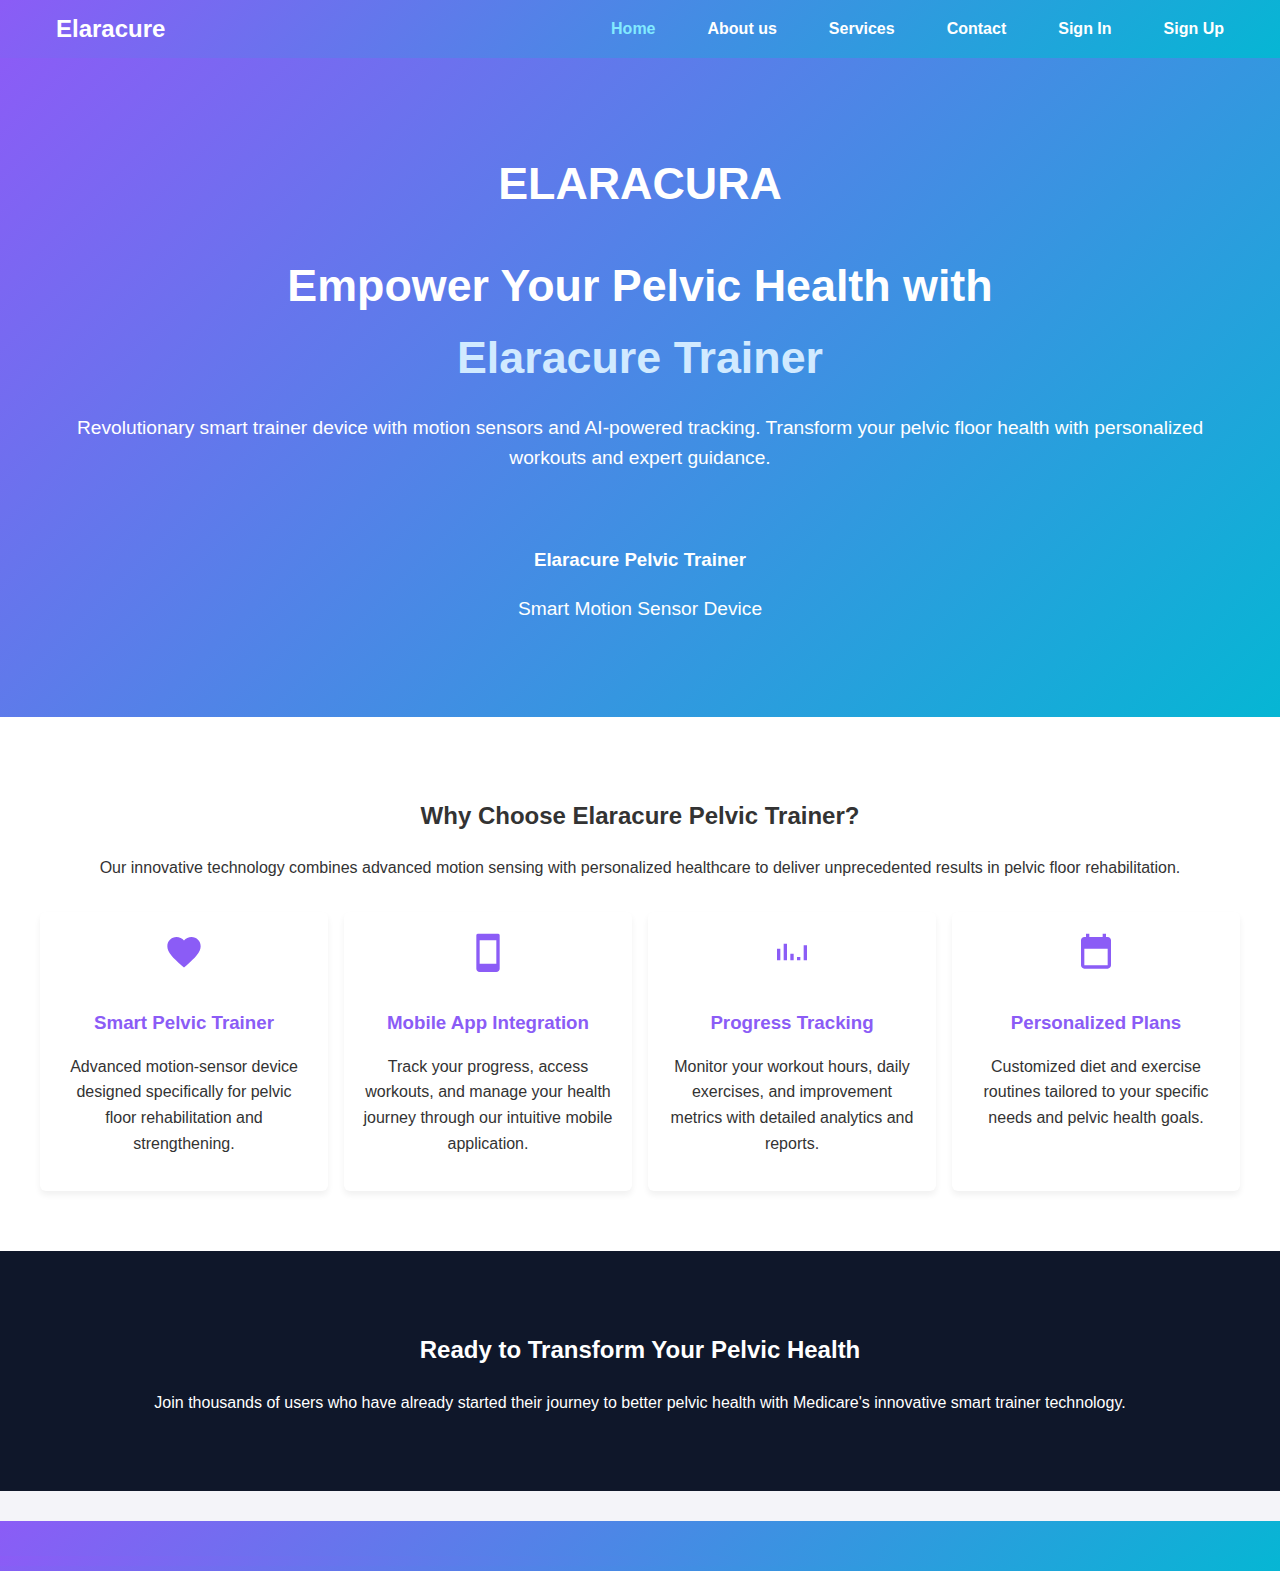
<file: index.html>
<!DOCTYPE html>
<html lang="en">
<head>
  <meta charset="UTF-8" />
  <meta name="viewport" content="width=device-width, initial-scale=1.0" />
  <link rel="stylesheet" href="style.css" />
  <title>Elaracure </title>
  <style>
    /* Simple fallback styling for SVG icons */
    svg {
      width: 40px;
      height: 40px;
      fill:#8b5cf6;
      margin-bottom: 10px;
    }
  </style>
</head>
<body>
  <!-- Header Section -->
  <header class="header">
    <div class="container">
      <nav class="navbar">
        <a href="index.html" class="logo">Elaracure </a>
        <ul class="nav-links">
          <li><a href="index.html" class="active">Home</a></li>
          <li><a href="about.html">About us</a></li>
          <li><a href="services.html">Services</a></li>
          <li><a href="contact.html">Contact</a></li>
          <li><a href="signin.html">Sign In</a></li>
          <li><a href="signup.html">Sign Up</a></li>
        </ul>
      </nav>
    </div>
  </header>

  <!-- Hero Section -->
  <section class="hero-gradient">
    <div class="container">
      <div class="grid">
        <div class="hero-content">
          <h1>ELARACURA</h1>
          <h1>
            Empower Your Pelvic Health with 
            <span>Elaracure Trainer</span>
          </h1>
          <p>
            Revolutionary smart trainer device with motion sensors and AI-powered tracking. 
            Transform your pelvic floor health with personalized workouts and expert guidance.
          </p>
        </div>
        <div class="hero-image">
          <div class="image-box">
            <!-- Icon -->
            <div class>
                <path d="M12 21.35l-1.45-1.32C5.4 15.36 2 12.28 2 8.5
                         2 5.42 4.42 3 7.5 3c1.74 0 3.41 0.81 4.5 2.09
                         C13.09 3.81 14.76 3 16.5 3 19.58 3 22 5.42
                         22 8.5c0 3.78-3.4 6.86-8.55 11.54L12 21.35z"/>
              </svg>
            </div>
            <h3>Elaracure Pelvic Trainer</h3>
            <p>Smart Motion Sensor Device</p>
          </div>
        </div>
      </div>
    </div>
  </section>

  <!-- Features Section -->
  <section class="features-section">
    <div class="container">
      <h2>Why Choose Elaracure Pelvic Trainer?</h2>
      <p>
        Our innovative technology combines advanced motion sensing with personalized healthcare 
        to deliver unprecedented results in pelvic floor rehabilitation.
      </p>
      <div class="features-grid">
        <!-- Feature 1 -->
        <div class="feature-card">
          <svg viewBox="0 0 24 24">
            <path d="M12 21.35l-1.45-1.32C5.4 15.36 2 12.28 2 8.5
                     2 5.42 4.42 3 7.5 3c1.74 0 3.41 0.81 4.5 2.09
                     C13.09 3.81 14.76 3 16.5 3 19.58 3 22 5.42
                     22 8.5c0 3.78-3.4 6.86-8.55 11.54L12 21.35z"/>
          </svg>
          <h3>Smart Pelvic Trainer</h3>
          <p>
            Advanced motion-sensor device designed specifically for pelvic floor rehabilitation and strengthening.
          </p>
        </div>

        <!-- Feature 2 -->
        <div class="feature-card">
          <svg viewBox="0 0 24 24">
            <path d="M17 1H7C5.9 1 5 .9 5 2v20c0 1.1.9 2 2 2h10c1.1 0 
                     2-.9 2-2V2c0-1.1-.9-1-2-1zm0 18H7V5h10v14z"/>
          </svg>
          <h3>Mobile App Integration</h3>
          <p>
            Track your progress, access workouts, and manage your health journey through our intuitive mobile application.
          </p>
        </div>

        <!-- Feature 3 -->
        <div class="feature-card">
          <svg viewBox="0 0 24 24">
            <path d="M3 17h2v-7H3v7zm4 0h2V7H7v10zm4 0h2v-4h-2v4zm4 0h2v-2h-2v2zm4 0h2v-9h-2v9z"/>
          </svg>
          <h3>Progress Tracking</h3>
          <p>
            Monitor your workout hours, daily exercises, and improvement metrics with detailed analytics and reports.
          </p>
        </div>

        <!-- Feature 4 -->
        <div class="feature-card">
          <svg viewBox="0 0 24 24">
            <path d="M19 3h-1V1h-2v2H8V1H6v2H5c-1.1 0-2 .9-2 2v15c0 1.1.9 
                     2 2 2h14c1.1 0 2-.9 2-2V5c0-1.1-.9-2-2-2zm0 
                     17H5V10h14v10z"/>
          </svg>
          <h3>Personalized Plans</h3>
          <p>
            Customized diet and exercise routines tailored to your specific needs and pelvic health goals.
          </p>
        </div>
      </div>
    </div>
  </section>

  <!-- CTA Section -->
  <section class="cta-section">
    <div class="container">
      <h2>Ready to Transform Your Pelvic Health</h2>
      <p>
        Join thousands of users who have already started their journey to better pelvic health 
        with Medicare's innovative smart trainer technology.
      </p>
    </div>
  </section>
   <!-- Footer Section -->
   <section class="footer-gradient">
  <footer class="footer-gradient">
   
  </footer>
  </section>
</body>
</html>
</file>
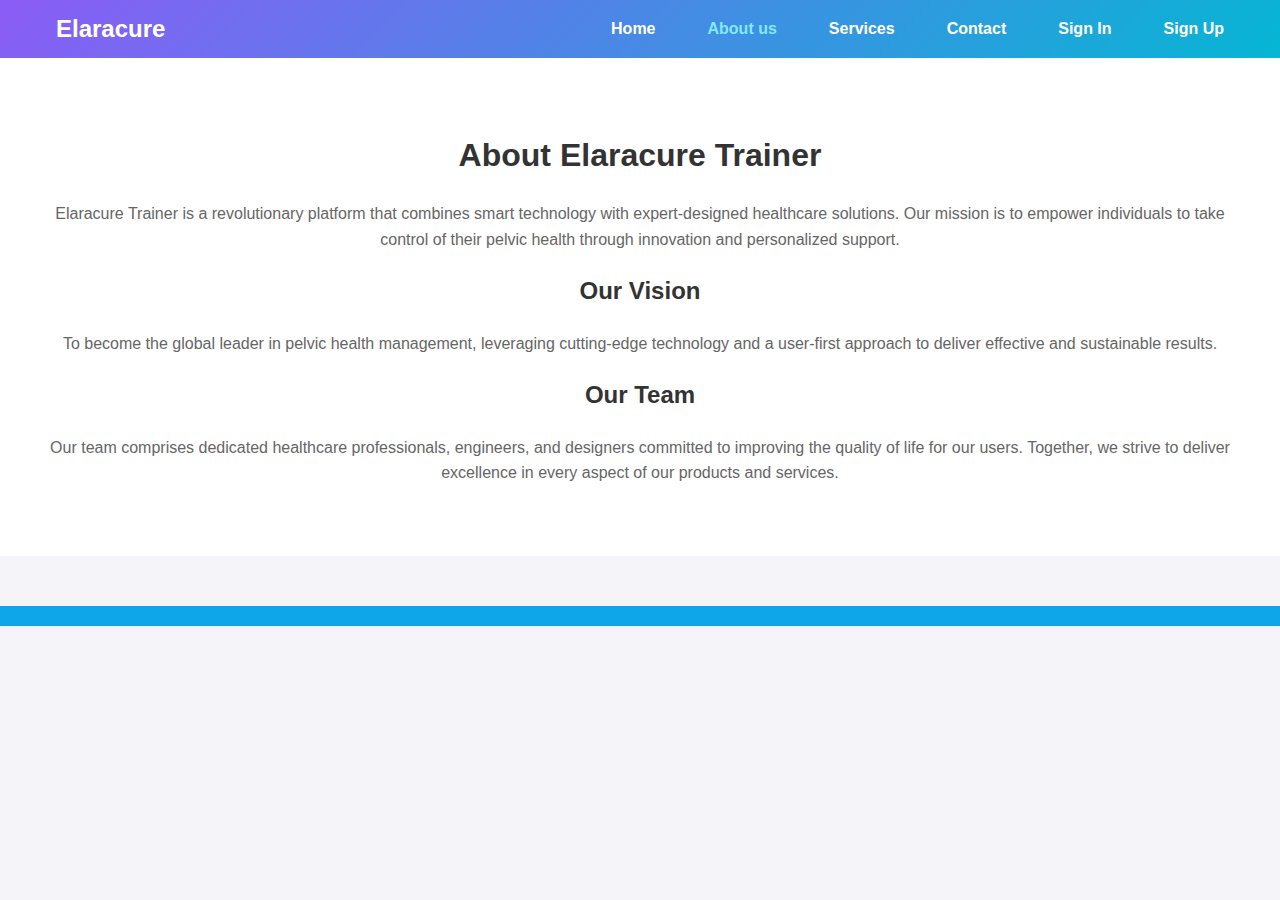
<file: about.html>
<!DOCTYPE html>
<html lang="en">
<head>
  <meta charset="UTF-8">
  <meta name="viewport" content="width=device-width, initial-scale=1.0">
  <link rel="stylesheet" href="style.css">
  <title>About - Medicare Trainer</title>
</head>
<body>
  <!-- Header Section -->
  <header class="header">
    <div class="container">
      <nav class="navbar">
        <a href="index.html" class="logo">Elaracure </a>
        <ul class="nav-links">
          <li><a href="index.html" >Home</a></li>
          <li><a href="about.html" class="active"> About us</a></li>
          <li><a href="services.html">Services</a></li>
          <li><a href="contact.html">Contact</a></li>
          <li><a href="signin.html">Sign In</a></li>
          <li><a href="signup.html" >Sign Up</a></li>
        </ul>
      </nav>
    </div>
  </header>

  <!-- About Section -->
  <section class="about-section">
    <div class="container">
      <h1>About Elaracure Trainer</h1>
      <p>
        Elaracure Trainer is a revolutionary platform that combines smart technology with expert-designed
        healthcare solutions. Our mission is to empower individuals to take control of their pelvic health
        through innovation and personalized support.
      </p>
      <h2>Our Vision</h2>
      <p>
        To become the global leader in pelvic health management, leveraging cutting-edge technology and 
        a user-first approach to deliver effective and sustainable results.
      </p>
      <h2>Our Team</h2>
      <p>
        Our team comprises dedicated healthcare professionals, engineers, and designers committed to 
        improving the quality of life for our users. Together, we strive to deliver excellence in every
        aspect of our products and services.
      </p>
    </div>
  </section>

  <!-- Footer Section -->
  <footer class="footer">
  </footer>
</body>
</html>
</file>
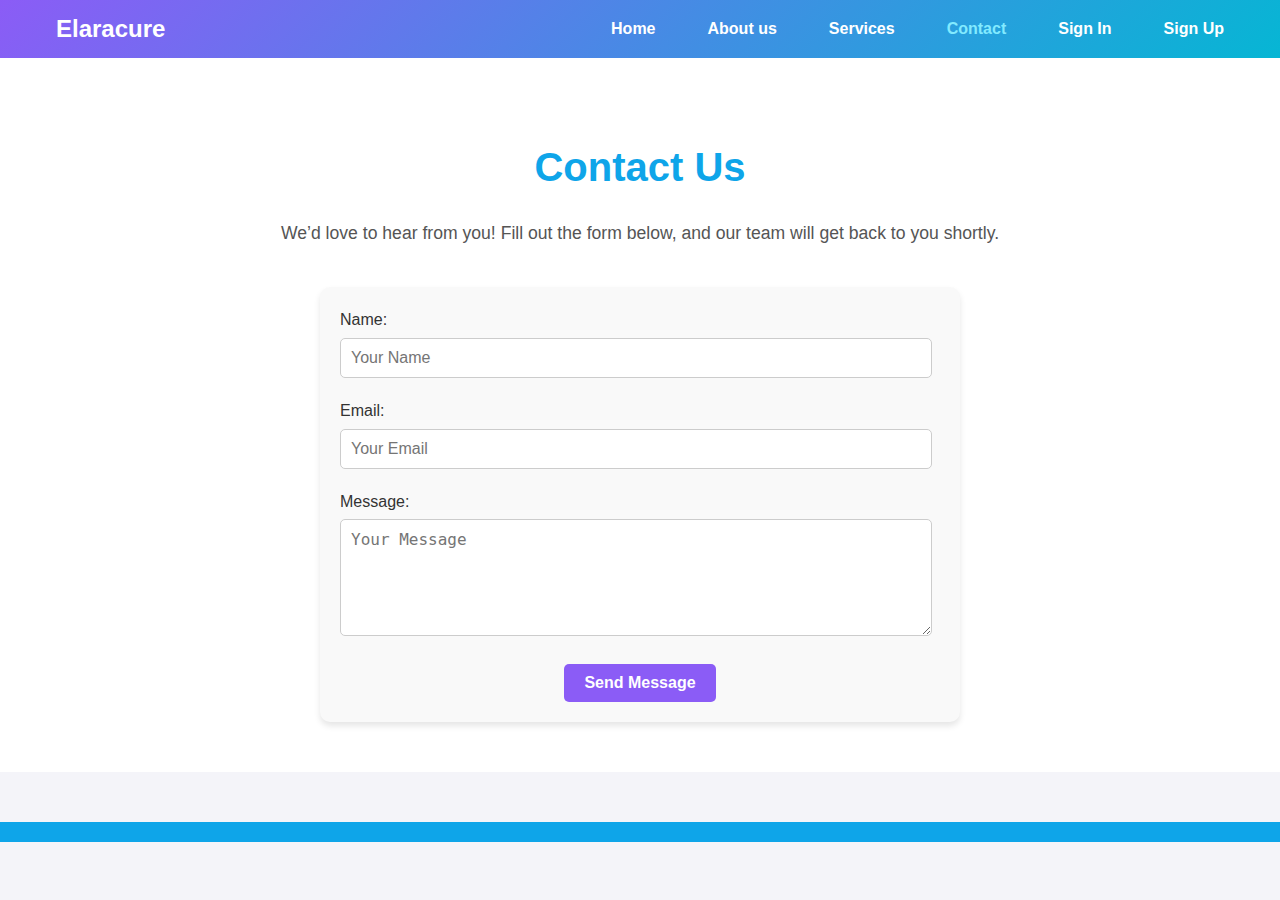
<file: contact.html>
<!DOCTYPE html>
<html lang="en">
<head>
  <meta charset="UTF-8">
  <meta name="viewport" content="width=device-width, initial-scale=1.0">
  <link rel="stylesheet" href="style.css">
  <title>Contact - Elaracure Trainer</title>
</head>
<body>
   <!-- Header Section -->
  <header class="header">
    <div class="container">
      <nav class="navbar">
        <a href="index.html" class="logo">Elaracure </a>
        <ul class="nav-links">
          <li><a href="index.html" >Home</a></li>
          <li><a href="about.html">About us</a></li>
          <li><a href="services.html" >Services</a></li>
          <li><a href="contact.html" class="active">Contact</a></li>
          <li><a href="signin.html">Sign In</a></li>
          <li><a href="signup.html">Sign Up</a></li>
        </ul>
      </nav>
    </div>
  </header>

  <!-- Contact Section -->
  <section class="contact-section">
    <div class="container">
      <h1>Contact Us</h1>
      <p>We’d love to hear from you! Fill out the form below, and our team will get back to you shortly.</p>
      <form class="contact-form">
        <div class="form-group">
          <label for="name">Name:</label>
          <input type="text" id="name" name="name" placeholder="Your Name" required>
        </div>
        <div class="form-group">
          <label for="email">Email:</label>
          <input type="email" id="email" name="email" placeholder="Your Email" required>
        </div>
        <div class="form-group">
          <label for="message">Message:</label>
          <textarea id="message" name="message" rows="5" placeholder="Your Message" required></textarea>
        </div>
        <button type="submit" class="btn primary">Send Message</button>
      </form>
    </div>
  </section>

  <!-- Footer Section -->
  <footer class="footer">
  </footer>
</body>
</html>
</file>
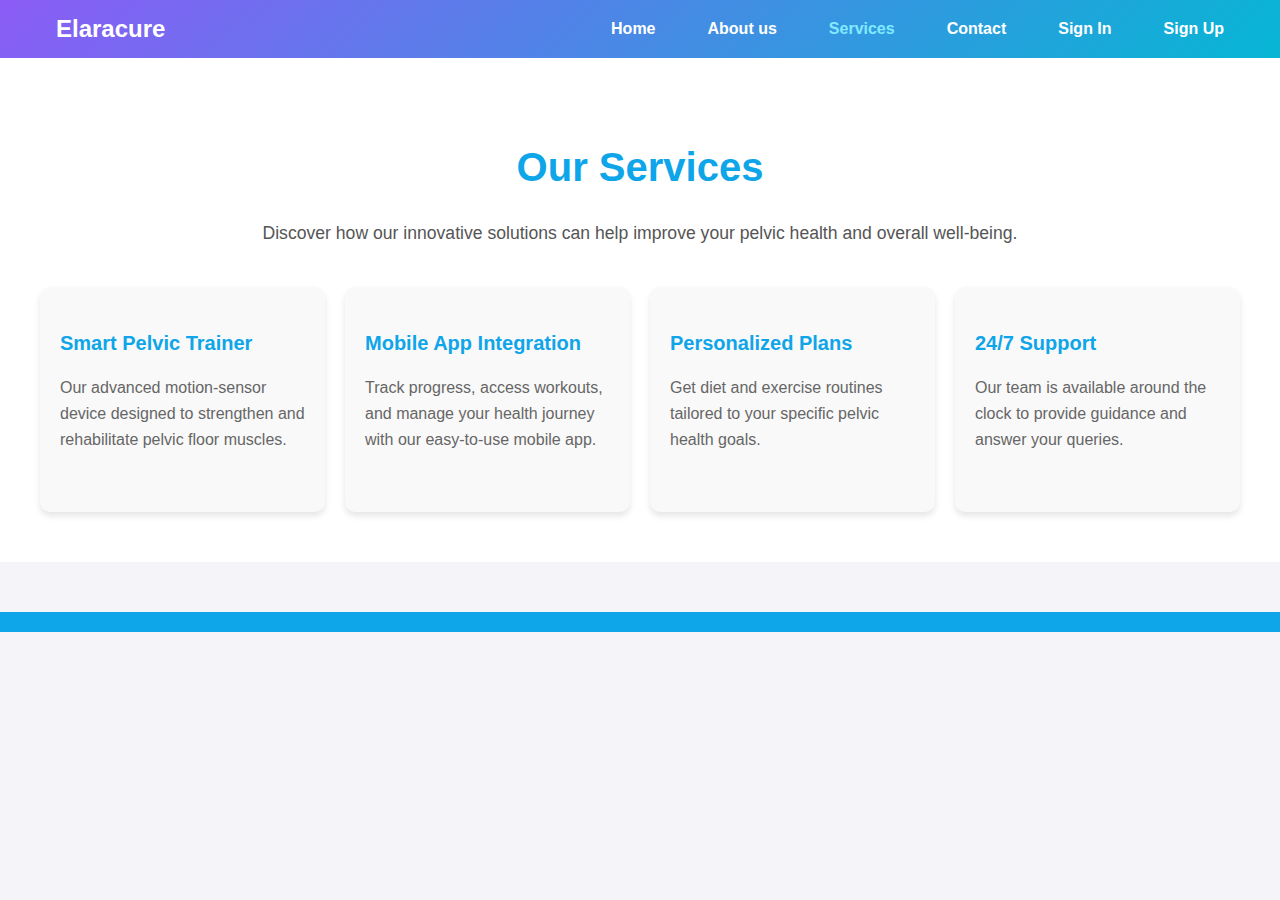
<file: services.html>
<!DOCTYPE html>
<html lang="en">
<head>
  <meta charset="UTF-8">
  <meta name="viewport" content="width=device-width, initial-scale=1.0">
  <link rel="stylesheet" href="style.css">
  <title>Services - Elaracure</title>
</head>
<body>
      <!-- Header Section -->
  <header class="header">
    <div class="container">
      <nav class="navbar">
        <a href="index.html" class="logo">Elaracure</a>
        <ul class="nav-links">
          <li><a href="index.html" >Home</a></li>
          <li><a href="about.html">About us</a></li>
          <li><a href="services.html" class="active">Services</a></li>
          <li><a href="contact.html">Contact</a></li>
          <li><a href="signin.html">Sign In</a></li>
          <li><a href="signup.html">Sign Up</a></li>
        </ul>
      </nav>
    </div>
  </header>

  <!-- Services Section -->
  <section class="services-section">
    <div class="container">
      <h1>Our Services</h1>
      <p>Discover how our innovative solutions can help improve your pelvic health and overall well-being.</p>
      <div class="services-list">
        <div class="service">
          <h3>Smart Pelvic Trainer</h3>
          <p>Our advanced motion-sensor device designed to strengthen and rehabilitate pelvic floor muscles.</p>
        </div>
        <div class="service">
          <h3>Mobile App Integration</h3>
          <p>Track progress, access workouts, and manage your health journey with our easy-to-use mobile app.</p>
        </div>
        <div class="service">
          <h3>Personalized Plans</h3>
          <p>Get diet and exercise routines tailored to your specific pelvic health goals.</p>
        </div>
        <div class="service">
          <h3>24/7 Support</h3>
          <p>Our team is available around the clock to provide guidance and answer your queries.</p>
        </div>
      </div>
    </div>
  </section>

  <!-- Footer Section -->
  <footer class="footer">
    <div class="container">
     
    </div>
  </footer>
</body>
</html>
</file>
<file: style.css>
/* === Color Variables Based on Healthcare Design System === */
:root {
  --primary: #8b5cf6;         /* vibrant purple */
  --secondary: #06b6d4;       /* teal/cyan */
  --background: #ffffff;      /* white */
  --foreground: #0f172a;      /* dark blue-gray */
  --muted: #f3e8ff;           /* soft purple-gray */
  --card: #ffffff;
  --border: #e2e8f0;          /* light gray */

  --medical-gradient: linear-gradient(135deg, #e0e7ff 0%, #f3e8ff 50%, #e6fffa 100%);
  --hero-gradient: linear-gradient(135deg, #8b5cf6 0%, #06b6d4 100%);
  --footer-gradient:linear-gradient(135deg, #8b5cf6 0%, #06b6d4 100%);
}

/* === Base & Global Styles === */
body {
  margin: 0;
  font-family: "Segoe UI", Arial, sans-serif;
  background-color: var(--background);
  color: var(--foreground);
  line-height: 1.6;
}

.container {
  max-width: 1200px;
  margin: 0 auto;
  padding: 0 1rem;
}

.grid {
  display: grid;
  gap: 20px;
}

/* === Header & Navigation === */
header {
  background: var(--hero-gradient);
  color: white;
  padding: 2rem;
  text-align: center;
}

nav a {
  margin: 0 1rem;
  color: white;
  font-weight: bold;
  text-decoration: none;
}

nav a:hover {
  text-decoration: underline;
}

/* === Hero Section === */
.hero-gradient {
  background: var(--hero-gradient);
  color: white;
  padding: 60px 20px;
  text-align: center;
}

.hero-gradient h1 {
  font-size: 2.8rem;
  margin-bottom: 1rem;
}

.hero-gradient span {
  display: block;
  color: #d1eaff;
}

.hero-gradient p {
  font-size: 1.2rem;
  margin-bottom: 2rem;
}

.button-group {
  display: flex;
  gap: 1rem;
  justify-content: center;
  flex-wrap: wrap;
}

/* === Buttons === */
.btn {
  padding: 0.75rem 1.5rem;
  font-size: 1rem;
  border: none;
  border-radius: 8px;
  cursor: pointer;
  transition: 0.3s ease;
  font-weight: bold;
}

.btn.primary {
  background-color: var(--primary);
  color: white;
}

.btn.primary:hover {
  background-color: #7c3aed; /* deeper purple */
}

.btn.secondary {
  background-color: transparent;
  color: white;
  border: 2px solid white;
}

.btn.secondary:hover {
  background-color: white;
  color: var(--primary);
}

/* === Section Styling === */
.features-section,
.testimonials-section,
.cta-section {
  padding: 60px 20px;
  text-align: center;
}

.features-section {
  background-color: var(--background);
}

.testimonials-section {
  background-color: var(--muted);
}

.cta-section {
  background-color: var(--foreground);
  color: white;
}

/* === Cards / Feature Boxes === */
.features-grid,
.testimonials-grid {
  display: grid;
  grid-template-columns: repeat(auto-fit, minmax(220px, 1fr));
  gap: 16px;
  margin-top: 2rem;
}

.feature-card,
.testimonial-card {
  background: var(--card);
  padding: 1.2rem;
  border-radius: 6px;
  box-shadow: 0 4px 6px rgba(0, 0, 0, 0.06);
  transition: 0.3s ease;
}

.feature-card:hover {
  transform: translateY(-6px);
  box-shadow: 0 12px 25px rgba(0, 0, 0, 0.1);
}

.feature-card h3 {
  color: var(--primary);
  margin-bottom: 0.5rem;
}

.testimonial-card p {
  color: #555;
  font-style: italic;
  margin-bottom: 1rem;
}

/* === CTA Section === */
.cta-section .btn.primary {
  background-color: var(--secondary);
}

.cta-section .btn.primary:hover {
  background-color: #0e9cba;
}

.cta-section .btn.secondary {
  background-color: transparent;
  color: white;
  border: 2px solid white;
}

.cta-section .btn.secondary:hover {
  background-color: white;
  color: #0f172a;
}

/* === Responsive === */
@media (max-width: 768px) {
  .button-group {
    flex-direction: column;
  }

  nav a {
    display: inline-block;
    margin: 0.5rem;
  }
}
/* Header Styles */
.header {
  background-color: #333;
  padding: 10px 20px;
  color: white;
}

.navbar {
  display: flex;
  justify-content: space-between;
  align-items: center;
}

.nav-links {
  list-style: none;
  display: flex;
  gap: 15px;
  margin: 0;
  padding: 0;
}

.nav-links a {
  text-decoration: none;
  color: white;
  transition: color 0.3s ease-in-out;
}

.nav-links a:hover {
  color: #0ea5e9;
}

/* About Section */
.about-section {
  padding: 50px 20px;
  background-color: white;
  text-align: center;
}

.about-section h1, .about-section h2 {
  color: #333;
  margin-bottom: 20px;
}

.about-section p {
  color: #666;
  font-size: 1rem;
  margin-bottom: 20px;
}
/* General Page Styles for contact*/
body {
  font-family: Arial, sans-serif;
  margin: 0;
  padding: 0;
  background-color: #f4f4f9;
  color: #333;
}

/* Header Section */
.header {
  background-color: #0ea5e9;
  padding: 10px 20px;
}

.navbar {
  display: flex;
  justify-content: space-between;
  align-items: center;
}

.logo {
  color: white;
  text-decoration: none;
  font-size: 1.5rem;
  font-weight: bold;
}

.nav-links {
  list-style: none;
  display: flex;
  gap: 20px;
  margin: 0;
  padding: 0;
}

.nav-links a {
  text-decoration: none;
  color: white;
  font-size: 1rem;
  transition: color 0.3s;
}

.nav-links a:hover {
  color: #82eaff;
}

/* Contact Section */
.contact-section {
  padding: 50px 20px;
  text-align: center;
  background-color: #ffffff;
}

.contact-section h1 {
  font-size: 2.5rem;
  color: #0ea5e9;
  margin-bottom: 20px;
}

.contact-section p {
  color: #555;
  font-size: 1.1rem;
  margin-bottom: 40px;
}

.contact-form {
  max-width: 600px;
  margin: 0 auto;
  background-color: #f9f9f9;
  padding: 20px;
  border-radius: 10px;
  box-shadow: 0 4px 6px rgba(0, 0, 0, 0.1);
}

.contact-form .form-group {
  margin-bottom: 20px;
  text-align: left;
}

.contact-form .form-group label {
  display: block;
  margin-bottom: 5px;
  color: #333;
}

.contact-form .form-group input,
.contact-form .form-group textarea {
  width: 95%;
  padding: 10px;
  border: 1px solid #ccc;
  border-radius: 5px;
  font-size: 1rem;
}

.contact-form .form-group input:focus,
.contact-form .form-group textarea:focus {
  border-color: #0ea5e9;
  outline: none;
}

.contact-form button {
  display: inline-block;
  padding: 10px 20px;
  font-size: 1rem;
  color: white;
  background-color: #0ea5e9;
  border: none;
  border-radius: 5px;
  cursor: pointer;
  transition: background-color 0.3s ease;
}

.contact-form button:hover {
  background-color: #007bb5;
}

/* Footer Section */
.footer {
  background-color: #0ea5e9;
  color: white;
  text-align: center;
  padding: 10px 0;
  margin-top: 50px;
  width: 80;
}
/* General Page Styles for sevices */
body {
  font-family: Arial, sans-serif;
  margin: 0;
  padding: 0;
  background-color: #f4f4f9;
  color: #333;
}

/* Header Section */
.header {
  background-color: #0ea5e9;
  padding: 10px 20px;
}

.navbar {
  display: flex;
  justify-content: space-between;
  align-items: center;
}

.logo {
  color: white;
  text-decoration: none;
  font-size: 1.5rem;
  font-weight: bold;
}

.nav-links {
  list-style: none;
  display: flex;
  gap: 20px;
  margin: 0;
  padding: 0;
}

.nav-links a {
  text-decoration: none;
  color: white;
  font-size: 1rem;
  transition: color 0.3s;
}

.nav-links a:hover,
.nav-links a.active {
  color: #82eaff;
}

/* Services Section */
.services-section {
  padding: 50px 20px;
  background-color: white;
  text-align: center;
}

.services-section h1 {
  font-size: 2.5rem;
  color: #0ea5e9;
  margin-bottom: 20px;
}

.services-section p {
  color: #555;
  font-size: 1.1rem;
  margin-bottom: 40px;
}

.services-list {
  display: grid;
  grid-template-columns: repeat(auto-fit, minmax(250px, 1fr));
  gap: 20px;
}

.service {
  background-color: #f9f9f9;
  border-radius: 10px;
  box-shadow: 0 4px 6px rgba(0, 0, 0, 0.1);
  padding: 20px;
  text-align: left;
}

.service h3 {
  color: #0ea5e9;
  margin-bottom: 10px;
  font-size: 1.25rem;
}

.service p {
  color: #666;
  font-size: 1rem;
}

/* Footer Section */
.footer-gradient {
  background: var(--footer-gradient);
  color: white;
  text-align: center;
  padding: 5px 0;
  margin-top: 30px;
  width:100%;
}
.footer {
  background-color: #0ea5e9;
  color: white;
  text-align: center;
  padding: 10px 0;
  margin-top: 50px;
}

/* General Page Styles auth */
body {
  font-family: Arial, sans-serif;
  margin: 0;
  padding: 0;
  background-color: #f4f4f9;
  color: #333;
}

/* Header Section */
.header {
  background-color: #0ea5e9;
  padding: 10px 20px;
}

.navbar {
  display: flex;
  justify-content: space-between;
  align-items: center;
}

.logo {
  color: white;
  text-decoration: none;
  font-size: 1.5rem;
  font-weight: bold;
}

.nav-links {
  list-style: none;
  display: flex;
  gap: 20px;
  margin: 0;
  padding: 0;
}

.nav-links a {
  text-decoration: none;
  color: white;
  font-size: 1rem;
  transition: color 0.3s;
}

.nav-links a:hover,
.nav-links a.active {
  color: #82eaff;
}

/* Auth Section */
.auth-section {
  padding: 50px 20px;
  text-align: center;
  background-color: white;
}

.auth-section h1 {
  font-size: 2.5rem;
  color: #0ea5e9;
  margin-bottom: 20px;
}

.auth-form {
  max-width: 400px;
  margin: 0 auto;
  background-color: #f9f9f9;
  padding: 20px;
  border-radius: 10px;
  box-shadow: 0 4px 6px rgba(0, 0, 0, 0.1);
}

.auth-form .form-group {
  margin-bottom: 20px;
  text-align: left;
}

.auth-form .form-group label {
  display: block;
  margin-bottom: 5px;
  color: #333;
}

.auth-form .form-group input {
  width: 95%;
  padding: 10px;
  border: 1px solid #ccc;
  border-radius: 5px;
  font-size: 1rem;
}

.auth-form .form-group input:focus {
  border-color: #0ea5e9;
  outline: none;
}

.auth-form button {
  display: inline-block;
  padding: 10px 20px;
  font-size: 1rem;
  color: white;
  background-color: #0ea5e9;
  border: none;
  border-radius: 5px;
  cursor: pointer;
  transition: background-color 0.3s ease;
}

.auth-form button:hover {
  background-color: #007bb5;
}

.auth-form p {
  margin-top: 10px;
}

.auth-form p a {
  color: #0ea5e9;
  text-decoration: none;
  font-weight: bold;
}

.auth-form p a:hover {
  text-decoration: underline;
}
.footer{
  background-color: #0ea5e9;
  color: white;
  text-align: center;
  padding: 10px 0;
  margin-top: 50px;
  width:100%;
}
</file>
